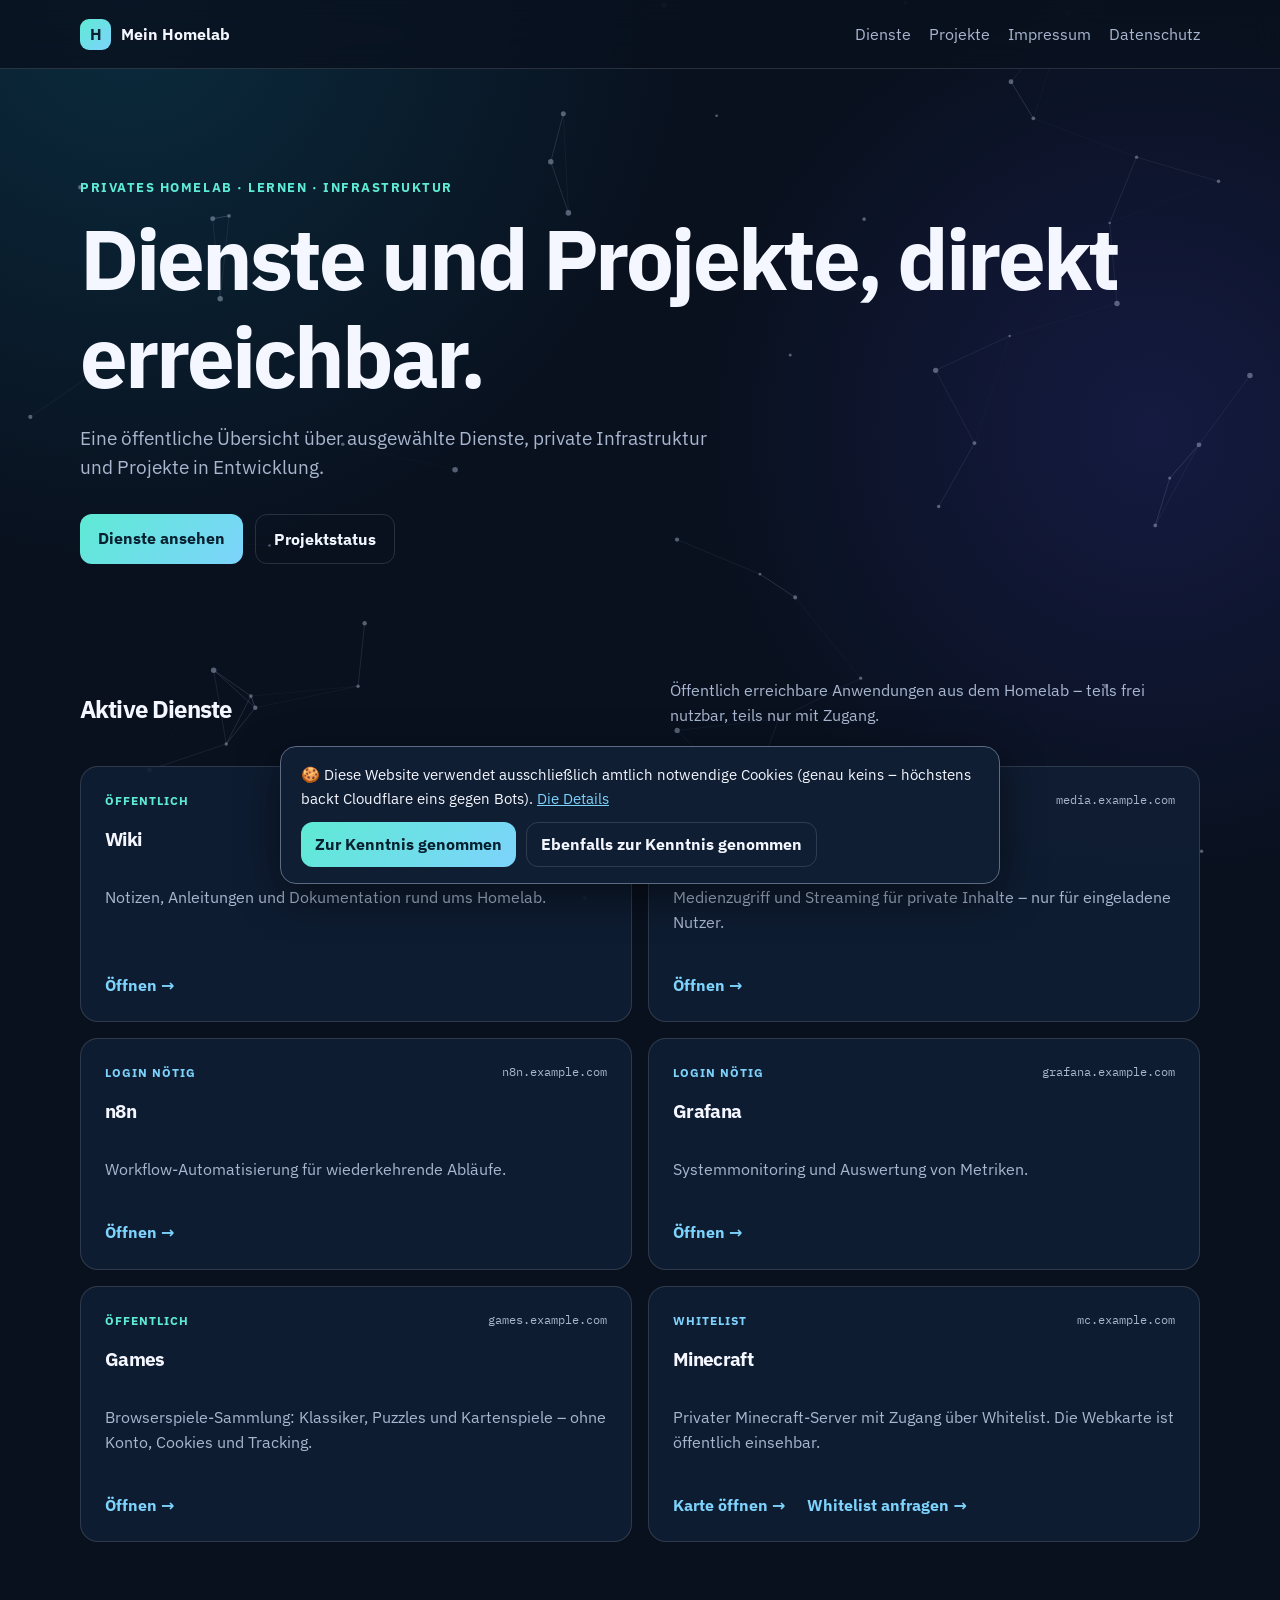
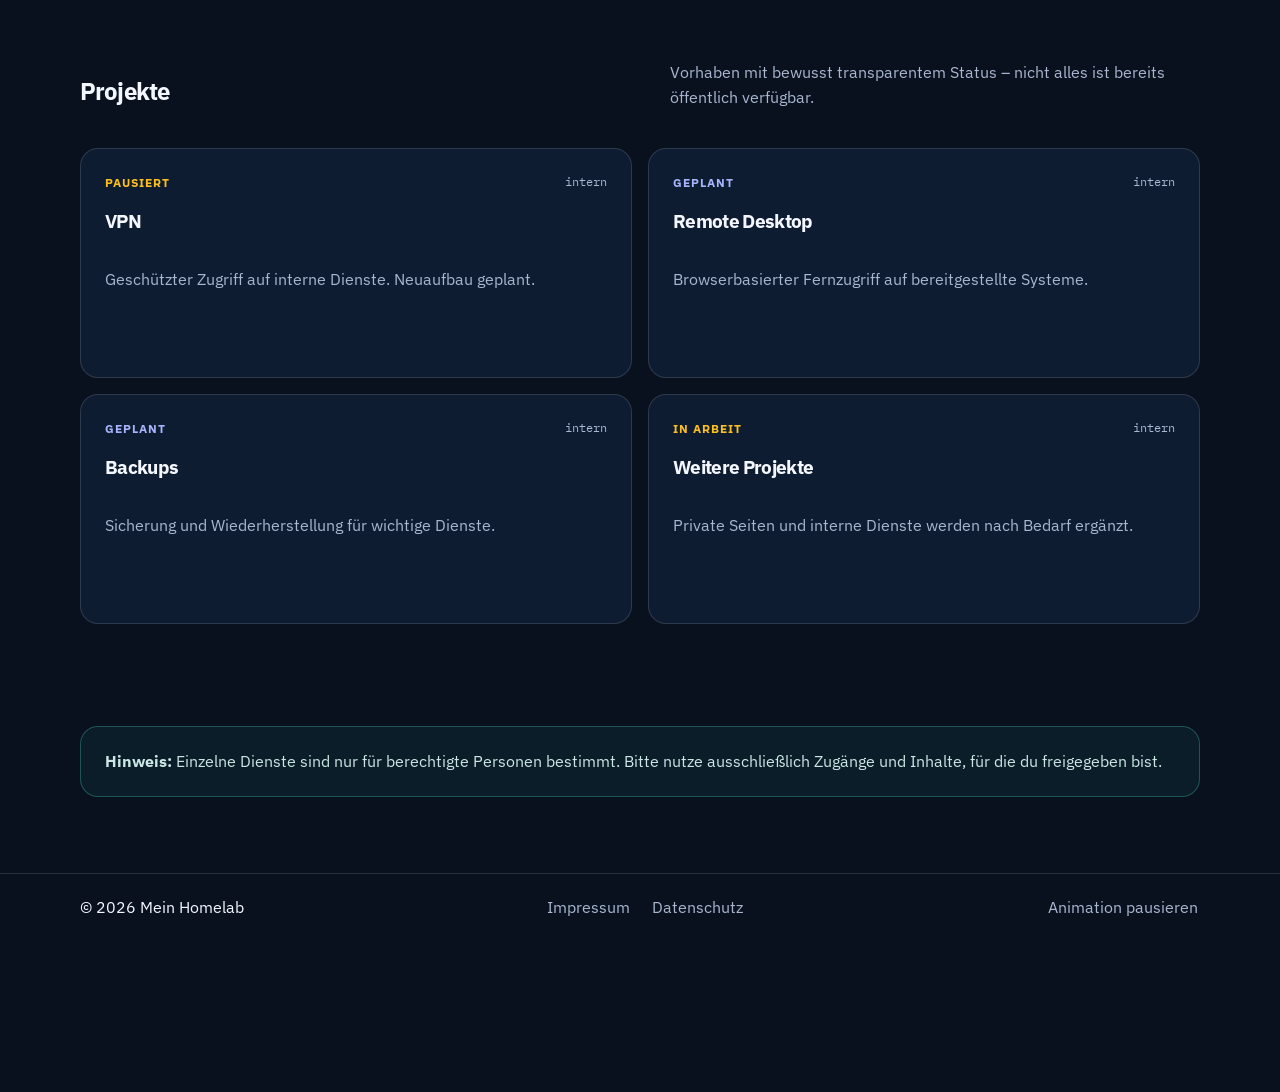
<file: index.html>
<!doctype html>
<html lang="de">
  <head>
    <meta charset="utf-8" />
    <meta name="viewport" content="width=device-width,initial-scale=1" />
    <meta name="theme-color" content="#09111f" />
    <link rel="icon" href="favicon.svg" type="image/svg+xml" />
    <link rel="alternate icon" href="favicon.ico" type="image/x-icon" />
    <link rel="stylesheet" href="assets/style.css" />
    <title>Mein Homelab · Dienste & Projekte</title>
    <meta
      name="description"
      content="Öffentliche Übersicht über die Dienste eines privaten Homelabs – ohne Werbung und Tracking."
    />
    <link rel="canonical" href="https://example.com/" />
    <meta property="og:type" content="website" />
    <meta property="og:url" content="https://example.com/" />
    <meta property="og:title" content="Mein Homelab – Dienste & Projekte" />
    <meta
      property="og:description"
      content="Öffentliche Übersicht über Dienste, privates Homelab und Projekte in Entwicklung."
    />
    <meta property="og:locale" content="de_DE" />
    <script defer src="assets/hintergrund-animation.js"></script>
    <script defer src="assets/hinweis.js"></script>
  </head>
  <body>
    <div id="fx-bg" aria-hidden="true"></div>
    <a class="skip-link" href="#main">Zum Inhalt springen</a>
    <header class="header">
      <nav class="container nav" aria-label="Hauptnavigation">
        <a class="brand" href="index.html">
          <span class="mark" aria-hidden="true">H</span>
          Mein Homelab
        </a>
        <div class="links">
          <a href="index.html#dienste">Dienste</a>
          <a href="index.html#projekte">Projekte</a>
          <a class="hide-sm" href="impressum.html">Impressum</a>
          <a class="hide-sm" href="datenschutz.html">Datenschutz</a>
        </div>
      </nav>
    </header>
    <main id="main">
      <section class="hero" aria-labelledby="hero-title">
        <div class="container">
          <p class="eyebrow">Privates Homelab · Lernen · Infrastruktur</p>
          <h1 id="hero-title">Dienste und Projekte, direkt erreichbar.</h1>
          <p class="intro">
            Eine öffentliche Übersicht über ausgewählte Dienste, private Infrastruktur und Projekte
            in Entwicklung.
          </p>
          <div class="actions">
            <a class="button primary" href="#dienste">Dienste ansehen</a>
            <a class="button" href="#projekte">Projektstatus</a>
          </div>
        </div>
      </section>
      <section id="dienste" aria-labelledby="dienste-title">
        <div class="container">
          <div class="heading">
            <h2 id="dienste-title">Aktive Dienste</h2>
            <p>
              Öffentlich erreichbare Anwendungen aus dem Homelab – teils frei nutzbar, teils nur mit
              Zugang.
            </p>
          </div>
          <div class="grid">
            <article class="card">
              <div class="card-top">
                <span class="status public">Öffentlich</span>
                <span class="url">wiki.example.com</span>
              </div>
              <h3>Wiki</h3>
              <p>Notizen, Anleitungen und Dokumentation rund ums Homelab.</p>
              <div class="card-footer">
                <a class="open" href="https://wiki.example.com" rel="noopener noreferrer">
                  Öffnen
                  <span class="sr-only">Wiki</span>
                  <span aria-hidden="true">→</span>
                </a>
              </div>
            </article>
            <article class="card">
              <div class="card-top">
                <span class="status login">Login nötig</span>
                <span class="url">media.example.com</span>
              </div>
              <h3>Media</h3>
              <p>Medienzugriff und Streaming für private Inhalte – nur für eingeladene Nutzer.</p>
              <div class="card-footer">
                <a class="open" href="https://media.example.com" rel="noopener noreferrer">
                  Öffnen
                  <span class="sr-only">Media</span>
                  <span aria-hidden="true">→</span>
                </a>
              </div>
            </article>
            <article class="card">
              <div class="card-top">
                <span class="status login">Login nötig</span>
                <span class="url">n8n.example.com</span>
              </div>
              <h3>n8n</h3>
              <p>Workflow-Automatisierung für wiederkehrende Abläufe.</p>
              <div class="card-footer">
                <a class="open" href="https://n8n.example.com" rel="noopener noreferrer">
                  Öffnen
                  <span class="sr-only">n8n</span>
                  <span aria-hidden="true">→</span>
                </a>
              </div>
            </article>
            <article class="card">
              <div class="card-top">
                <span class="status login">Login nötig</span>
                <span class="url">grafana.example.com</span>
              </div>
              <h3>Grafana</h3>
              <p>Systemmonitoring und Auswertung von Metriken.</p>
              <div class="card-footer">
                <a class="open" href="https://grafana.example.com" rel="noopener noreferrer">
                  Öffnen
                  <span class="sr-only">Grafana</span>
                  <span aria-hidden="true">→</span>
                </a>
              </div>
            </article>
            <article class="card">
              <div class="card-top">
                <span class="status public">Öffentlich</span>
                <span class="url">games.example.com</span>
              </div>
              <h3>Games</h3>
              <p>
                Browserspiele-Sammlung: Klassiker, Puzzles und Kartenspiele – ohne Konto, Cookies
                und Tracking.
              </p>
              <div class="card-footer">
                <a class="open" href="https://games.example.com" rel="noopener noreferrer">
                  Öffnen
                  <span class="sr-only">Games</span>
                  <span aria-hidden="true">→</span>
                </a>
              </div>
            </article>
            <article class="card">
              <div class="card-top">
                <span class="status login">Whitelist</span>
                <span class="url">mc.example.com</span>
              </div>
              <h3>Minecraft</h3>
              <p>
                Privater Minecraft-Server mit Zugang über Whitelist. Die Webkarte ist öffentlich
                einsehbar.
              </p>
              <div class="card-footer multi">
                <a class="open" href="https://map.example.com" rel="noopener noreferrer">
                  Karte öffnen
                  <span aria-hidden="true">→</span>
                </a>
                <button class="open wl-btn" type="button" aria-haspopup="dialog">
                  Whitelist anfragen
                  <span aria-hidden="true">→</span>
                </button>
              </div>
            </article>
          </div>
        </div>
      </section>
      <section id="projekte" aria-labelledby="projekte-title">
        <div class="container">
          <div class="heading">
            <h2 id="projekte-title">Projekte</h2>
            <p>
              Vorhaben mit bewusst transparentem Status – nicht alles ist bereits öffentlich
              verfügbar.
            </p>
          </div>
          <div class="grid">
            <article class="card">
              <div class="card-top">
                <span class="status paused">Pausiert</span>
                <span class="url">intern</span>
              </div>
              <h3>VPN</h3>
              <p>Geschützter Zugriff auf interne Dienste. Neuaufbau geplant.</p>
            </article>
            <article class="card">
              <div class="card-top">
                <span class="status planned">Geplant</span>
                <span class="url">intern</span>
              </div>
              <h3>Remote Desktop</h3>
              <p>Browserbasierter Fernzugriff auf bereitgestellte Systeme.</p>
            </article>
            <article class="card">
              <div class="card-top">
                <span class="status planned">Geplant</span>
                <span class="url">intern</span>
              </div>
              <h3>Backups</h3>
              <p>Sicherung und Wiederherstellung für wichtige Dienste.</p>
            </article>
            <article class="card">
              <div class="card-top">
                <span class="status work">In Arbeit</span>
                <span class="url">intern</span>
              </div>
              <h3>Weitere Projekte</h3>
              <p>Private Seiten und interne Dienste werden nach Bedarf ergänzt.</p>
            </article>
          </div>
        </div>
      </section>
      <section aria-label="Hinweis">
        <div class="container">
          <div class="notice">
            <strong>Hinweis:</strong>
            Einzelne Dienste sind nur für berechtigte Personen bestimmt. Bitte nutze ausschließlich
            Zugänge und Inhalte, für die du freigegeben bist.
          </div>
        </div>
      </section>
    </main>
    <footer class="footer">
      <div class="container footer-in">
        <span>© 2026 Mein Homelab</span>
        <nav aria-label="Rechtliches">
          <a href="impressum.html">Impressum</a>
          <a href="datenschutz.html">Datenschutz</a>
        </nav>
        <button class="fx-toggle" type="button" data-fx-toggle hidden>Animation pausieren</button>
      </div>
    </footer>
    <dialog id="wl-dialog" aria-labelledby="wl-title">
      <h2 id="wl-title">Whitelist anfragen</h2>
      <p class="mut">
        Öffnet dein E-Mail-Programm mit einer vorbereiteten Nachricht an kontakt@example.com – es
        werden keine Daten an den Server übertragen.
      </p>
      <form id="wl-form">
        <label for="wl-name">Wer bist du?</label>
        <input
          id="wl-name"
          name="name"
          required
          maxlength="80"
          autocomplete="name"
          placeholder="Name / woher kennen wir uns?"
        />
        <label for="wl-mc">Minecraft-Name</label>
        <input
          id="wl-mc"
          name="mc"
          required
          maxlength="40"
          autocomplete="off"
          placeholder="z. B. steve"
        />
        <div class="actions">
          <button class="button primary" type="submit">E-Mail erstellen</button>
          <button class="button" type="button" id="wl-abbruch">Abbrechen</button>
        </div>
      </form>
    </dialog>
    <script>
      (function () {
        var d = document.getElementById("wl-dialog");
        var b = document.querySelector(".wl-btn");
        if (!d || !b || !d.showModal) return;
        b.addEventListener("click", function () {
          d.showModal();
        });
        document.getElementById("wl-abbruch").addEventListener("click", function () {
          d.close();
        });
        document.getElementById("wl-form").addEventListener("submit", function (e) {
          e.preventDefault();
          var n = document.getElementById("wl-name").value.trim(),
            m = document.getElementById("wl-mc").value.trim();
          if (!n || !m) return;
          location.href =
            "mailto:kontakt@example.com?subject=" +
            encodeURIComponent("Minecraft-Whitelist-Anfrage") +
            "&body=" +
            encodeURIComponent("Wer bist du: " + n + "\nMinecraft-Name: " + m + "\n");
          d.close();
        });
      })();
    </script>
  </body>
</html>
</file>
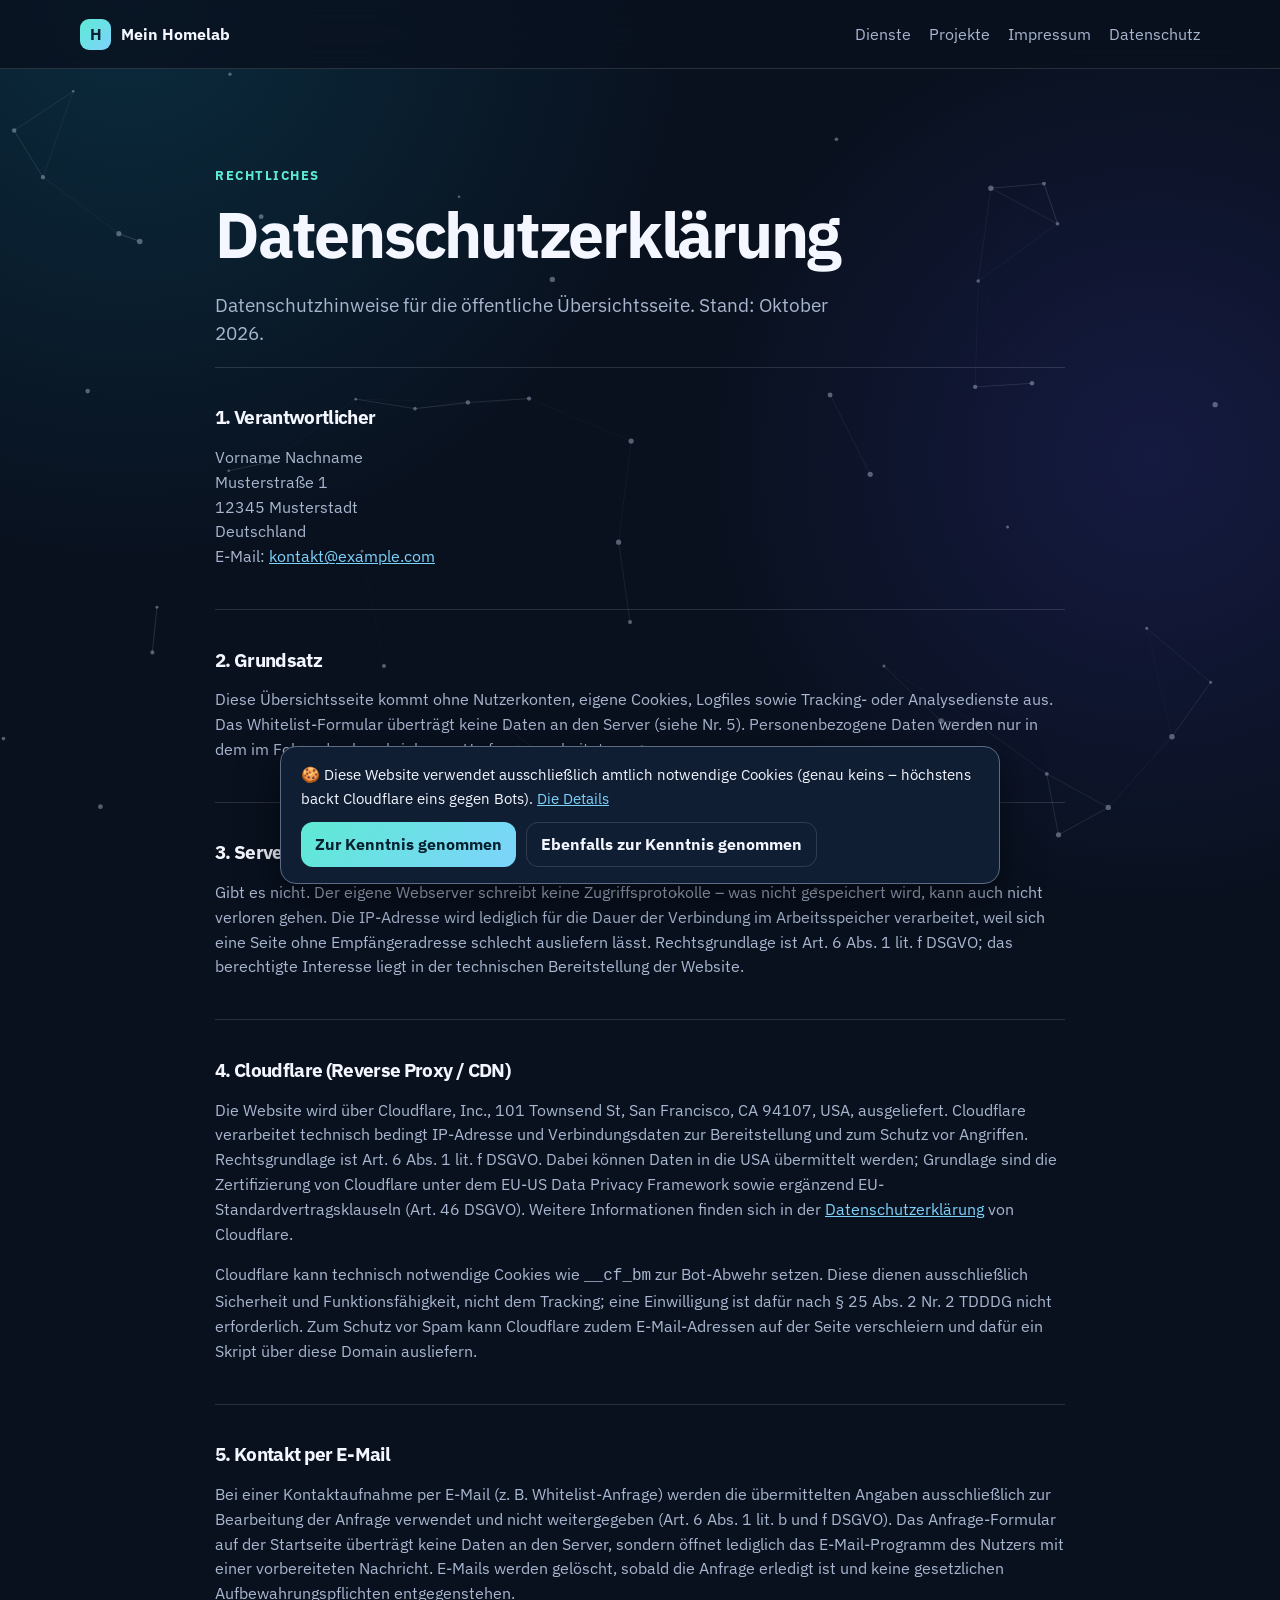
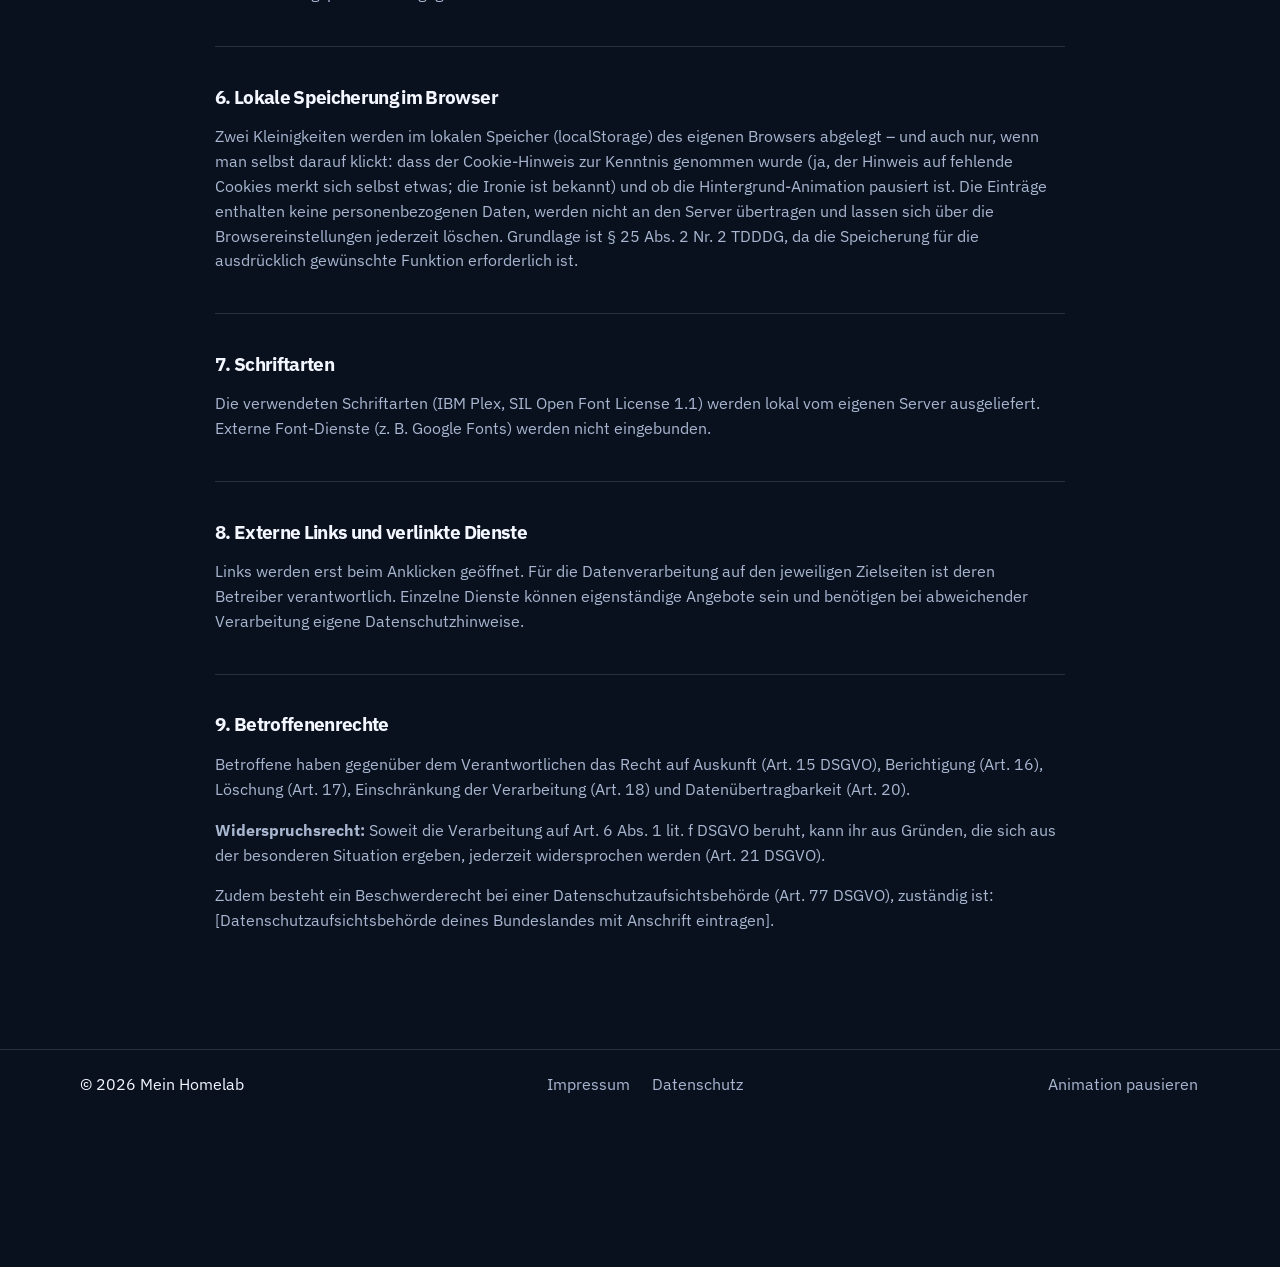
<file: datenschutz.html>
<!doctype html>
<html lang="de">
  <head>
    <meta charset="utf-8" />
    <meta name="viewport" content="width=device-width,initial-scale=1" />
    <meta name="theme-color" content="#09111f" />
    <link rel="icon" href="favicon.svg" type="image/svg+xml" />
    <link rel="alternate icon" href="favicon.ico" type="image/x-icon" />
    <link rel="stylesheet" href="assets/style.css" />
    <title>Datenschutz · Mein Homelab</title>
    <link rel="canonical" href="https://example.com/datenschutz.html" />
    <meta property="og:type" content="website" />
    <meta property="og:url" content="https://example.com/datenschutz.html" />
    <meta property="og:title" content="Datenschutz – Mein Homelab" />
    <meta property="og:description" content="Datenschutzhinweise dieser Website." />
    <meta property="og:locale" content="de_DE" />
    <script defer src="assets/hintergrund-animation.js"></script>
    <script defer src="assets/hinweis.js"></script>
  </head>
  <body>
    <div id="fx-bg" aria-hidden="true"></div>
    <a class="skip-link" href="#main">Zum Inhalt springen</a>
    <header class="header">
      <nav class="container nav" aria-label="Hauptnavigation">
        <a class="brand" href="index.html">
          <span class="mark" aria-hidden="true">H</span>
          Mein Homelab
        </a>
        <div class="links">
          <a href="index.html#dienste">Dienste</a>
          <a href="index.html#projekte">Projekte</a>
          <a class="hide-sm" href="impressum.html">Impressum</a>
          <a class="hide-sm" href="datenschutz.html" aria-current="page">Datenschutz</a>
        </div>
      </nav>
    </header>
    <main id="main" class="container legal">
      <p class="eyebrow">Rechtliches</p>
      <h1>Datenschutzerklärung</h1>
      <p class="intro">
        Datenschutzhinweise für die öffentliche Übersichtsseite. Stand: Oktober 2026.
      </p>
      <div class="legal-block">
        <h2>1. Verantwortlicher</h2>
        <p>
          Vorname Nachname
          <br />
          Musterstraße 1
          <br />
          12345 Musterstadt
          <br />
          Deutschland
          <br />
          E-Mail:
          <a href="mailto:kontakt@example.com">kontakt@example.com</a>
        </p>
      </div>
      <div class="legal-block">
        <h2>2. Grundsatz</h2>
        <p>
          Diese Übersichtsseite kommt ohne Nutzerkonten, eigene Cookies, Logfiles sowie Tracking-
          oder Analysedienste aus. Das Whitelist-Formular überträgt keine Daten an den Server (siehe
          Nr. 5). Personenbezogene Daten werden nur in dem im Folgenden beschriebenen Umfang
          verarbeitet.
        </p>
      </div>
      <div class="legal-block">
        <h2>3. Server-Logfiles</h2>
        <p>
          Gibt es nicht. Der eigene Webserver schreibt keine Zugriffsprotokolle – was nicht
          gespeichert wird, kann auch nicht verloren gehen. Die IP-Adresse wird lediglich für die
          Dauer der Verbindung im Arbeitsspeicher verarbeitet, weil sich eine Seite ohne
          Empfängeradresse schlecht ausliefern lässt. Rechtsgrundlage ist Art. 6 Abs. 1 lit. f
          DSGVO; das berechtigte Interesse liegt in der technischen Bereitstellung der Website.
        </p>
      </div>
      <div class="legal-block" id="cookies">
        <h2>4. Cloudflare (Reverse Proxy / CDN)</h2>
        <p>
          Die Website wird über Cloudflare, Inc., 101 Townsend St, San Francisco, CA 94107, USA,
          ausgeliefert. Cloudflare verarbeitet technisch bedingt IP-Adresse und Verbindungsdaten zur
          Bereitstellung und zum Schutz vor Angriffen. Rechtsgrundlage ist Art. 6 Abs. 1 lit. f
          DSGVO. Dabei können Daten in die USA übermittelt werden; Grundlage sind die Zertifizierung
          von Cloudflare unter dem EU-US Data Privacy Framework sowie ergänzend
          EU-Standardvertragsklauseln (Art. 46 DSGVO). Weitere Informationen finden sich in der
          <a href="https://www.cloudflare.com/privacypolicy/">Datenschutzerklärung</a>
          von Cloudflare.
        </p>
        <p>
          Cloudflare kann technisch notwendige Cookies wie
          <code>__cf_bm</code>
          zur Bot-Abwehr setzen. Diese dienen ausschließlich Sicherheit und Funktionsfähigkeit,
          nicht dem Tracking; eine Einwilligung ist dafür nach § 25 Abs. 2 Nr. 2 TDDDG nicht
          erforderlich. Zum Schutz vor Spam kann Cloudflare zudem E-Mail-Adressen auf der Seite
          verschleiern und dafür ein Skript über diese Domain ausliefern.
        </p>
      </div>
      <div class="legal-block">
        <h2>5. Kontakt per E-Mail</h2>
        <p>
          Bei einer Kontaktaufnahme per E-Mail (z. B. Whitelist-Anfrage) werden die übermittelten
          Angaben ausschließlich zur Bearbeitung der Anfrage verwendet und nicht weitergegeben (Art.
          6 Abs. 1 lit. b und f DSGVO). Das Anfrage-Formular auf der Startseite überträgt keine
          Daten an den Server, sondern öffnet lediglich das E-Mail-Programm des Nutzers mit einer
          vorbereiteten Nachricht. E-Mails werden gelöscht, sobald die Anfrage erledigt ist und
          keine gesetzlichen Aufbewahrungspflichten entgegenstehen.
        </p>
      </div>
      <div class="legal-block">
        <h2>6. Lokale Speicherung im Browser</h2>
        <p>
          Zwei Kleinigkeiten werden im lokalen Speicher (localStorage) des eigenen Browsers abgelegt
          – und auch nur, wenn man selbst darauf klickt: dass der Cookie-Hinweis zur Kenntnis
          genommen wurde (ja, der Hinweis auf fehlende Cookies merkt sich selbst etwas; die Ironie
          ist bekannt) und ob die Hintergrund-Animation pausiert ist. Die Einträge enthalten keine
          personenbezogenen Daten, werden nicht an den Server übertragen und lassen sich über die
          Browsereinstellungen jederzeit löschen. Grundlage ist § 25 Abs. 2 Nr. 2 TDDDG, da die
          Speicherung für die ausdrücklich gewünschte Funktion erforderlich ist.
        </p>
      </div>
      <div class="legal-block">
        <h2>7. Schriftarten</h2>
        <p>
          Die verwendeten Schriftarten (IBM Plex, SIL Open Font License 1.1) werden lokal vom
          eigenen Server ausgeliefert. Externe Font-Dienste (z. B. Google Fonts) werden nicht
          eingebunden.
        </p>
      </div>
      <div class="legal-block">
        <h2>8. Externe Links und verlinkte Dienste</h2>
        <p>
          Links werden erst beim Anklicken geöffnet. Für die Datenverarbeitung auf den jeweiligen
          Zielseiten ist deren Betreiber verantwortlich. Einzelne Dienste können eigenständige
          Angebote sein und benötigen bei abweichender Verarbeitung eigene Datenschutzhinweise.
        </p>
      </div>
      <div class="legal-block">
        <h2>9. Betroffenenrechte</h2>
        <p>
          Betroffene haben gegenüber dem Verantwortlichen das Recht auf Auskunft (Art. 15 DSGVO),
          Berichtigung (Art. 16), Löschung (Art. 17), Einschränkung der Verarbeitung (Art. 18) und
          Datenübertragbarkeit (Art. 20).
        </p>
        <p>
          <strong>Widerspruchsrecht:</strong>
          Soweit die Verarbeitung auf Art. 6 Abs. 1 lit. f DSGVO beruht, kann ihr aus Gründen, die
          sich aus der besonderen Situation ergeben, jederzeit widersprochen werden (Art. 21 DSGVO).
        </p>
        <p>
          Zudem besteht ein Beschwerderecht bei einer Datenschutzaufsichtsbehörde (Art. 77 DSGVO),
          zuständig ist: [Datenschutzaufsichtsbehörde deines Bundeslandes mit Anschrift eintragen].
        </p>
      </div>
    </main>
    <footer class="footer">
      <div class="container footer-in">
        <span>© 2026 Mein Homelab</span>
        <nav aria-label="Rechtliches">
          <a href="impressum.html">Impressum</a>
          <a href="datenschutz.html">Datenschutz</a>
        </nav>
        <button class="fx-toggle" type="button" data-fx-toggle hidden>Animation pausieren</button>
      </div>
    </footer>
  </body>
</html>
</file>
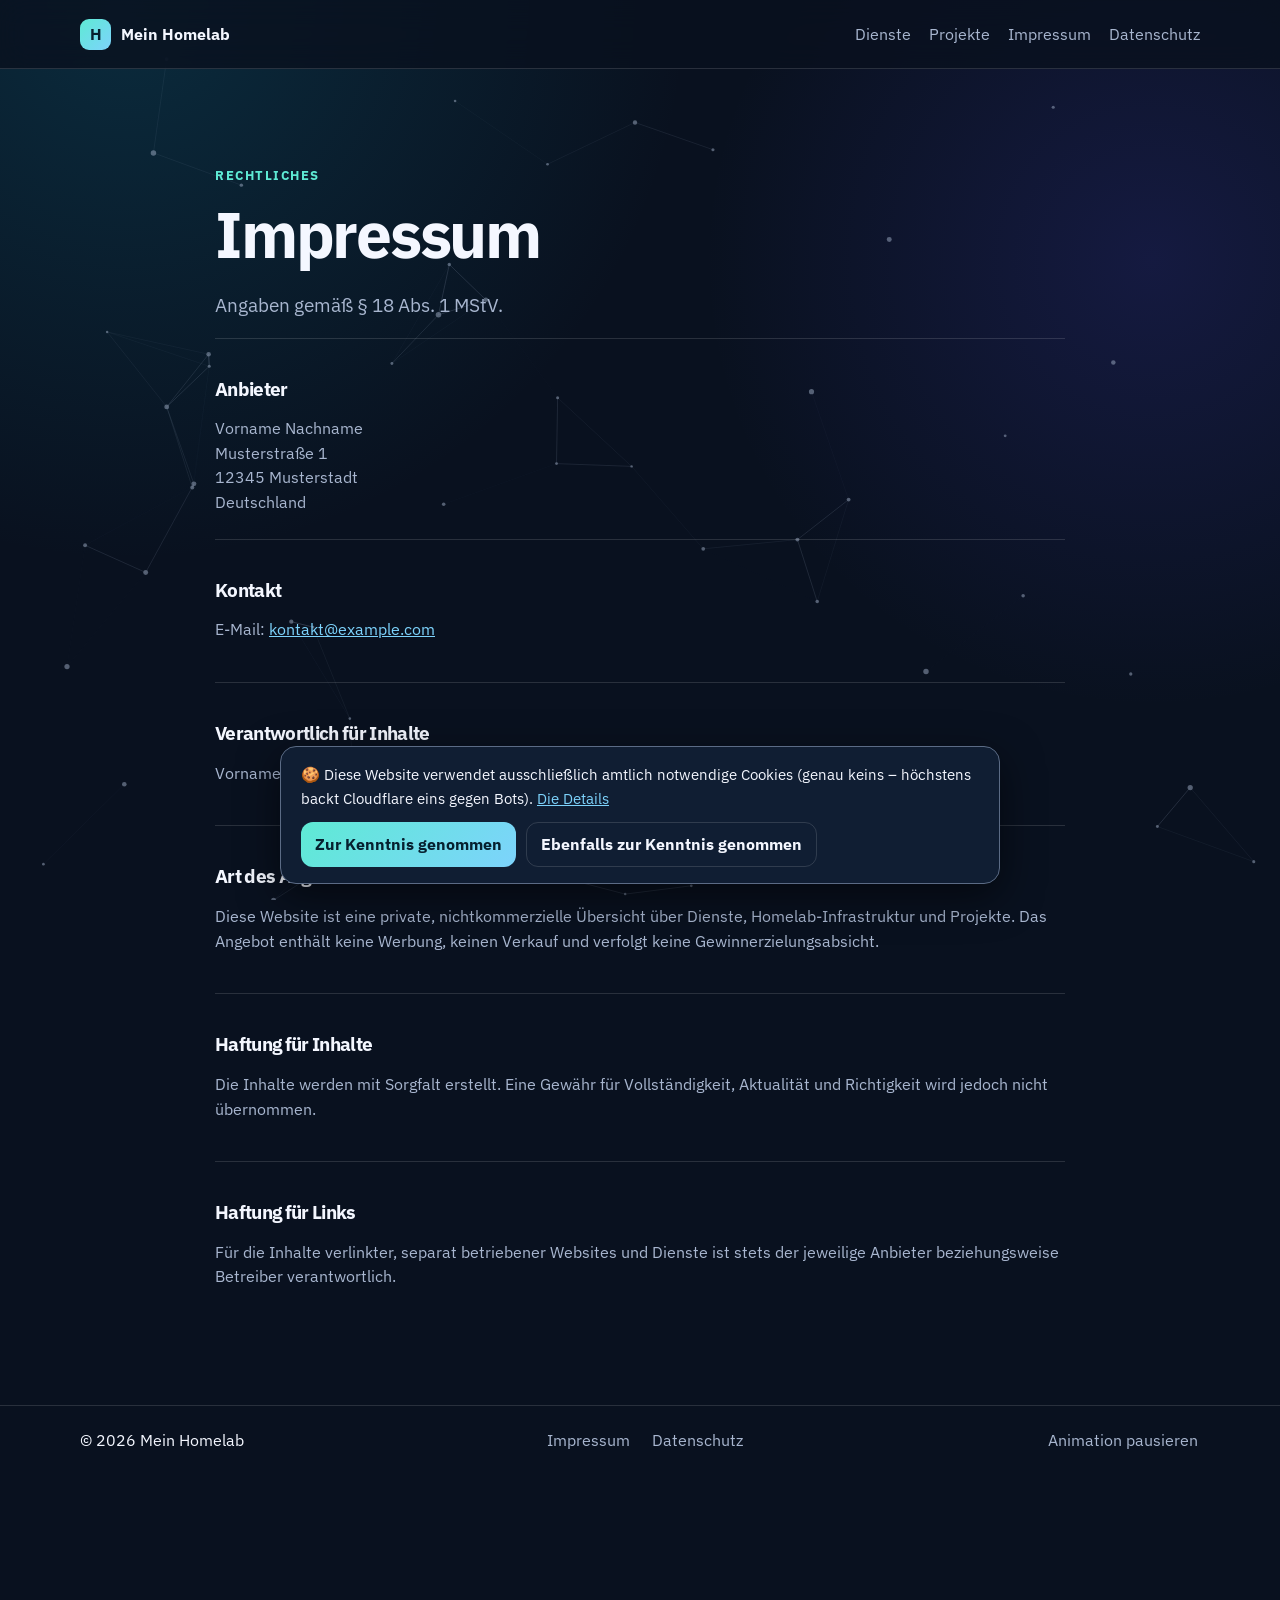
<file: impressum.html>
<!doctype html>
<html lang="de">
  <head>
    <meta charset="utf-8" />
    <meta name="viewport" content="width=device-width,initial-scale=1" />
    <meta name="theme-color" content="#09111f" />
    <link rel="icon" href="favicon.svg" type="image/svg+xml" />
    <link rel="alternate icon" href="favicon.ico" type="image/x-icon" />
    <link rel="stylesheet" href="assets/style.css" />
    <title>Impressum · Mein Homelab</title>
    <link rel="canonical" href="https://example.com/impressum.html" />
    <meta property="og:type" content="website" />
    <meta property="og:url" content="https://example.com/impressum.html" />
    <meta property="og:title" content="Impressum – Mein Homelab" />
    <meta property="og:description" content="Anbieterkennzeichnung dieser Website." />
    <meta property="og:locale" content="de_DE" />
    <script defer src="assets/hintergrund-animation.js"></script>
    <script defer src="assets/hinweis.js"></script>
  </head>
  <body>
    <div id="fx-bg" aria-hidden="true"></div>
    <a class="skip-link" href="#main">Zum Inhalt springen</a>
    <header class="header">
      <nav class="container nav" aria-label="Hauptnavigation">
        <a class="brand" href="index.html">
          <span class="mark" aria-hidden="true">H</span>
          Mein Homelab
        </a>
        <div class="links">
          <a href="index.html#dienste">Dienste</a>
          <a href="index.html#projekte">Projekte</a>
          <a class="hide-sm" href="impressum.html" aria-current="page">Impressum</a>
          <a class="hide-sm" href="datenschutz.html">Datenschutz</a>
        </div>
      </nav>
    </header>
    <main id="main" class="container legal">
      <p class="eyebrow">Rechtliches</p>
      <h1>Impressum</h1>
      <p class="intro">Angaben gemäß § 18 Abs. 1 MStV.</p>
      <div class="legal-block">
        <h2>Anbieter</h2>
        <address>
          Vorname Nachname
          <br />
          Musterstraße 1
          <br />
          12345 Musterstadt
          <br />
          Deutschland
        </address>
      </div>
      <div class="legal-block">
        <h2>Kontakt</h2>
        <p>
          E-Mail:
          <a href="mailto:kontakt@example.com">kontakt@example.com</a>
        </p>
      </div>
      <div class="legal-block">
        <h2>Verantwortlich für Inhalte</h2>
        <p>Vorname Nachname, Anschrift wie oben.</p>
      </div>
      <div class="legal-block">
        <h2>Art des Angebots</h2>
        <p>
          Diese Website ist eine private, nichtkommerzielle Übersicht über Dienste,
          Homelab-Infrastruktur und Projekte. Das Angebot enthält keine Werbung, keinen Verkauf und
          verfolgt keine Gewinnerzielungsabsicht.
        </p>
      </div>
      <div class="legal-block">
        <h2>Haftung für Inhalte</h2>
        <p>
          Die Inhalte werden mit Sorgfalt erstellt. Eine Gewähr für Vollständigkeit, Aktualität und
          Richtigkeit wird jedoch nicht übernommen.
        </p>
      </div>
      <div class="legal-block">
        <h2>Haftung für Links</h2>
        <p>
          Für die Inhalte verlinkter, separat betriebener Websites und Dienste ist stets der
          jeweilige Anbieter beziehungsweise Betreiber verantwortlich.
        </p>
      </div>
    </main>
    <footer class="footer">
      <div class="container footer-in">
        <span>© 2026 Mein Homelab</span>
        <nav aria-label="Rechtliches">
          <a href="impressum.html">Impressum</a>
          <a href="datenschutz.html">Datenschutz</a>
        </nav>
        <button class="fx-toggle" type="button" data-fx-toggle hidden>Animation pausieren</button>
      </div>
    </footer>
  </body>
</html>
</file>
<file: assets/style.css>
/* ===== Schriften (lokal, IBM Plex) ===== */
@font-face {
  font-family: "IBM Plex Sans";
  font-style: normal;
  font-weight: 400;
  font-display: swap;
  src: url("fonts/ibm-plex-sans-latin-400-normal.woff2") format("woff2");
}
@font-face {
  font-family: "IBM Plex Sans";
  font-style: normal;
  font-weight: 600;
  font-display: swap;
  src: url("fonts/ibm-plex-sans-latin-600-normal.woff2") format("woff2");
}
@font-face {
  font-family: "IBM Plex Sans";
  font-style: normal;
  font-weight: 700;
  font-display: swap;
  src: url("fonts/ibm-plex-sans-latin-700-normal.woff2") format("woff2");
}
@font-face {
  font-family: "IBM Plex Mono";
  font-style: normal;
  font-weight: 400;
  font-display: swap;
  src: url("fonts/ibm-plex-mono-latin-400-normal.woff2") format("woff2");
}
/* ===== Grundlagen & Farbvariablen ===== */
* {
  box-sizing: border-box;
}
html {
  scroll-behavior: smooth;
}
:root {
  --bg: #09111f;
  --panel: #101e33;
  --txt: #f4f7ff;
  --mut: #a8b6cf;
  --line: #ffffff22;
  --cyan: #7dd3fc;
  --mint: #5eead4;
  --yellow: #fbbf24;
  --violet: #a5b4fc;
  --tx3: #a8b6cf;
  --ac: #7dd3fc;
}
body {
  margin: 0;
  min-width: 320px;
  background: radial-gradient(circle at 10% 0, #0e749044, transparent 35rem),
    radial-gradient(circle at 90% 16%, #4f46e52b, transparent 28rem), var(--bg);
  color: var(--txt);
  font:
    16px/1.55 "IBM Plex Sans",
    system-ui,
    sans-serif;
}
a {
  color: inherit;
}
.container {
  width: min(1120px, calc(100% - 40px));
  margin: auto;
}
/* ===== Header & Navigation ===== */
.header {
  position: sticky;
  top: 0;
  z-index: 10;
  border-bottom: 1px solid var(--line);
  background: #09111fcc;
  backdrop-filter: blur(15px);
}
.nav,
.footer-in {
  min-height: 68px;
  display: flex;
  align-items: center;
  justify-content: space-between;
  gap: 24px;
}
.brand {
  display: flex;
  align-items: center;
  gap: 10px;
  text-decoration: none;
  font-weight: 700;
}
.mark {
  display: grid;
  place-items: center;
  width: 31px;
  height: 31px;
  border-radius: 9px;
  background: linear-gradient(135deg, var(--mint), var(--cyan));
  color: #06202f;
}
.links,
.footer nav {
  display: flex;
  flex-wrap: wrap;
  gap: 10px 18px;
}
.links a,
.footer a {
  color: var(--mut);
  text-decoration: none;
}
.links a:hover,
.footer a:hover,
.open,
.legal a {
  color: var(--cyan);
}
/* ===== Hero-Bereich ===== */
.hero {
  padding: 96px 0 72px;
}
.eyebrow {
  color: var(--mint);
  font-size: 0.8rem;
  font-weight: 700;
  letter-spacing: 0.12em;
  text-transform: uppercase;
}
h1,
h2,
h3 {
  line-height: 1.15;
  letter-spacing: -0.035em;
}
h1 {
  margin: 0;
  font-size: clamp(2.55rem, 7vw, 5.3rem);
}
.intro,
.heading p,
.card p,
.legal-block p,
.legal-block address {
  color: var(--mut);
}
.intro {
  max-width: 650px;
  font-size: 1.16rem;
}
.actions {
  display: flex;
  flex-wrap: wrap;
  gap: 12px;
  margin-top: 32px;
}
.button {
  padding: 12px 18px;
  border: 1px solid var(--line);
  border-radius: 12px;
  text-decoration: none;
  font-weight: 700;
}
.primary {
  border: 0;
  background: linear-gradient(135deg, var(--mint), var(--cyan));
  color: #06202f;
}
/* ===== Abschnitte, Karten & Status ===== */
section {
  padding: 26px 0 76px;
}
.heading {
  display: flex;
  justify-content: space-between;
  align-items: end;
  gap: 20px;
  margin-bottom: 22px;
}
.heading p {
  max-width: 530px;
}
.grid {
  display: grid;
  grid-template-columns: repeat(2, minmax(0, 1fr));
  gap: 16px;
}
.card {
  position: relative;
  display: flex;
  flex-direction: column;
  min-height: 230px;
  padding: 24px;
  border: 1px solid var(--line);
  border-radius: 18px;
  background: #101e33e6;
}
.card-top {
  display: flex;
  justify-content: space-between;
  gap: 12px;
}
.status {
  color: var(--mint);
  font-size: 0.77rem;
  font-weight: 700;
  letter-spacing: 0.08em;
  text-transform: uppercase;
}
.work {
  color: var(--yellow);
}
.planned {
  color: var(--violet);
}
.url {
  color: var(--mut);
  font:
    0.78rem "IBM Plex Mono",
    ui-monospace,
    monospace;
  text-decoration: none;
}
.todo {
  margin-top: 17px !important;
  padding: 12px 14px;
  border-left: 2px solid var(--line);
  color: #c4d0e4 !important;
  font-size: 0.9rem;
}
.card-footer {
  margin-top: auto;
  padding-top: 22px;
}
.open {
  font-weight: 700;
  text-decoration: none;
}
.card .open::after {
  content: "";
  position: absolute;
  inset: 0;
}
button.open {
  background: none;
  border: 0;
  padding: 0;
  color: var(--cyan);
  cursor: pointer;
  font: inherit;
  font-weight: 700;
}
.card {
  transition:
    border-color 0.18s ease,
    transform 0.18s ease,
    background 0.18s ease;
}
.card:has(.open:hover),
.card:has(.open:focus-visible) {
  border-color: var(--cyan);
  background: #14263f;
  transform: translateY(-3px);
}
.card:has(.open:hover) .open,
.card:has(.open:focus-visible) .open {
  text-decoration: underline;
  text-underline-offset: 3px;
}
@media (prefers-reduced-motion: reduce) {
  .card {
    transition: none;
  }
  .card:has(.open:hover),
  .card:has(.open:focus-visible) {
    transform: none;
  }
}
/* ===== Whitelist-Dialog ===== */
#wl-dialog {
  background: var(--panel);
  color: var(--txt);
  border: 1px solid var(--line);
  border-radius: 18px;
  padding: 26px;
  max-width: 430px;
  width: calc(100% - 40px);
}
#wl-dialog::backdrop {
  background: #050b14bb;
}
#wl-dialog h2 {
  margin: 0 0 4px;
}
#wl-dialog .mut {
  color: var(--mut);
  font-size: 0.9rem;
  margin: 0 0 16px;
}
#wl-dialog label {
  display: block;
  font-size: 0.9rem;
  font-weight: 700;
}
#wl-dialog input {
  width: 100%;
  padding: 10px 12px;
  margin: 6px 0 14px;
  background: #0b1830;
  border: 1px solid var(--line);
  border-radius: 10px;
  color: var(--txt);
  font: inherit;
}
#wl-dialog .actions {
  margin-top: 6px;
}
/* ===== Hinweisbox ===== */
.notice {
  padding: 22px 24px;
  border: 1px solid #5eead444;
  border-radius: 18px;
  background: #2dd4bf10;
  color: #cbe7e5;
}
/* ===== Rechtliche Seiten (Impressum, Datenschutz, 404) ===== */
.legal {
  max-width: 850px;
  padding: 84px 0 76px;
}
.legal h1 {
  font-size: clamp(2.4rem, 6vw, 4rem);
}
.legal-block {
  padding: 24px 0;
  border-top: 1px solid var(--line);
}
.legal-block h2 {
  font-size: 1.18rem;
}
.legal-block address {
  font-style: normal;
}
/* ===== Footer ===== */
.footer {
  border-top: 1px solid var(--line);
}
/* ===== Responsive (Smartphone) ===== */
@media (max-width: 720px) {
  .container {
    width: min(100% - 30px, 1120px);
  }
  .nav {
    min-height: 62px;
  }
  .hero {
    padding: 70px 0 54px;
  }
  .grid {
    grid-template-columns: 1fr;
  }
  .heading {
    display: block;
  }
  .legal {
    padding-top: 60px;
  }
}
/* ===== Skip-Link & Fokus ===== */
.skip-link {
  position: absolute;
  left: -9999px;
  top: 0;
  z-index: 100;
  padding: 10px 16px;
  background: var(--panel);
  color: var(--txt);
  border: 1px solid var(--cyan);
  border-radius: 0 0 12px 0;
  text-decoration: none;
}
.skip-link:focus {
  left: 0;
}
a:focus-visible,
button:focus-visible,
.button:focus-visible {
  outline: 2px solid var(--cyan);
  outline-offset: 3px;
  border-radius: 4px;
}
@media (prefers-reduced-motion: reduce) {
  html {
    scroll-behavior: auto;
  }
}
/* ===== Druckansicht ===== */
@media print {
  body {
    background: #fff;
    color: #111;
  }
  .header,
  .footer,
  .actions,
  .skip-link,
  #fx-bg {
    display: none;
  }
  .intro,
  .heading p,
  .card p,
  .legal-block p,
  .legal-block address,
  .eyebrow,
  .status,
  .url,
  .todo {
    color: #111 !important;
  }
  a {
    color: #000;
  }
  .card,
  .notice,
  .legal-block {
    border-color: #999;
  }
}
/* ===== Barrierefreiheit & Ergänzungen ===== */
.sr-only {
  position: absolute !important;
  width: 1px;
  height: 1px;
  padding: 0;
  margin: -1px;
  overflow: hidden;
  clip: rect(0, 0, 0, 0);
  white-space: nowrap;
  border: 0;
}
section[id],
main[id] {
  scroll-margin-top: 84px;
}
.links a {
  padding: 8px 0;
  margin: -8px 0;
}
.legal h1 {
  overflow-wrap: break-word;
  hyphens: auto;
}
.legal .button.primary {
  color: #06202f;
}
.footer a,
.fx-toggle {
  display: inline-block;
  padding: 6px 2px;
}
.status.public {
  color: var(--mint);
}
.status.login {
  color: var(--cyan);
}
.status.paused {
  color: var(--yellow);
}
.url {
  user-select: all;
}
.card-footer.multi {
  display: flex;
  flex-wrap: wrap;
  gap: 10px 22px;
}
.card-footer.multi .open::after {
  content: none;
}
.card:has(.card-footer.multi .open:hover),
.card:has(.card-footer.multi .open:focus-visible) {
  transform: none;
}
#wl-dialog input {
  border-color: #5b6b85;
}
#wl-dialog input::placeholder {
  color: #8a99b3;
  opacity: 1;
}
#wl-dialog input:focus-visible {
  outline: 2px solid var(--cyan);
  outline-offset: 1px;
  border-color: var(--cyan);
}
button.button:not(.primary) {
  background: none;
  color: var(--txt);
  font: inherit;
  font-weight: 700;
  cursor: pointer;
}
button.button.primary {
  font: inherit;
  font-weight: 700;
  cursor: pointer;
}
.button:not(.primary):hover {
  border-color: var(--cyan);
}
.fx-toggle {
  background: none;
  border: 0;
  color: var(--mut);
  font: inherit;
  cursor: pointer;
}
.fx-toggle:hover {
  color: var(--cyan);
}
.footer-in {
  flex-wrap: wrap;
  gap: 8px 24px;
  padding: 14px 0;
}
.footer nav {
  align-items: center;
}
@media (max-width: 720px) {
  section[id],
  main[id] {
    scroll-margin-top: 72px;
  }
  .links .hide-sm {
    display: none;
  }
  .links {
    gap: 6px 16px;
  }
}
@media (prefers-reduced-motion: reduce) {
  .fx-toggle {
    display: none;
  }
}
/* ===== Cookie-Hinweis (augenzwinkernd) ===== */
.keks {
  position: fixed;
  left: 50%;
  bottom: 16px;
  transform: translateX(-50%);
  z-index: 50;
  width: min(720px, calc(100% - 32px));
  display: flex;
  flex-wrap: wrap;
  align-items: center;
  justify-content: space-between;
  gap: 12px 20px;
  padding: 16px 20px;
  background: var(--panel);
  border: 1px solid #5b6b85;
  border-radius: 16px;
  box-shadow: 0 12px 40px #0008;
}
.keks p {
  margin: 0;
  flex: 1 1 300px;
  color: var(--txt);
  font-size: 0.95rem;
}
.keks a {
  color: var(--cyan);
}
.keks-actions {
  display: flex;
  flex-wrap: wrap;
  gap: 10px;
}
.keks .button {
  padding: 9px 14px;
  font-size: 0.9rem;
}
body.has-keks {
  padding-bottom: 150px;
}
@media print {
  .keks {
    display: none;
  }
}
.legal-block[id] {
  scroll-margin-top: 84px;
}

@media (min-width: 721px) {
  .grid > .card:last-child:nth-child(odd) {
    grid-column: 1 / -1;
  }
}
</file>
